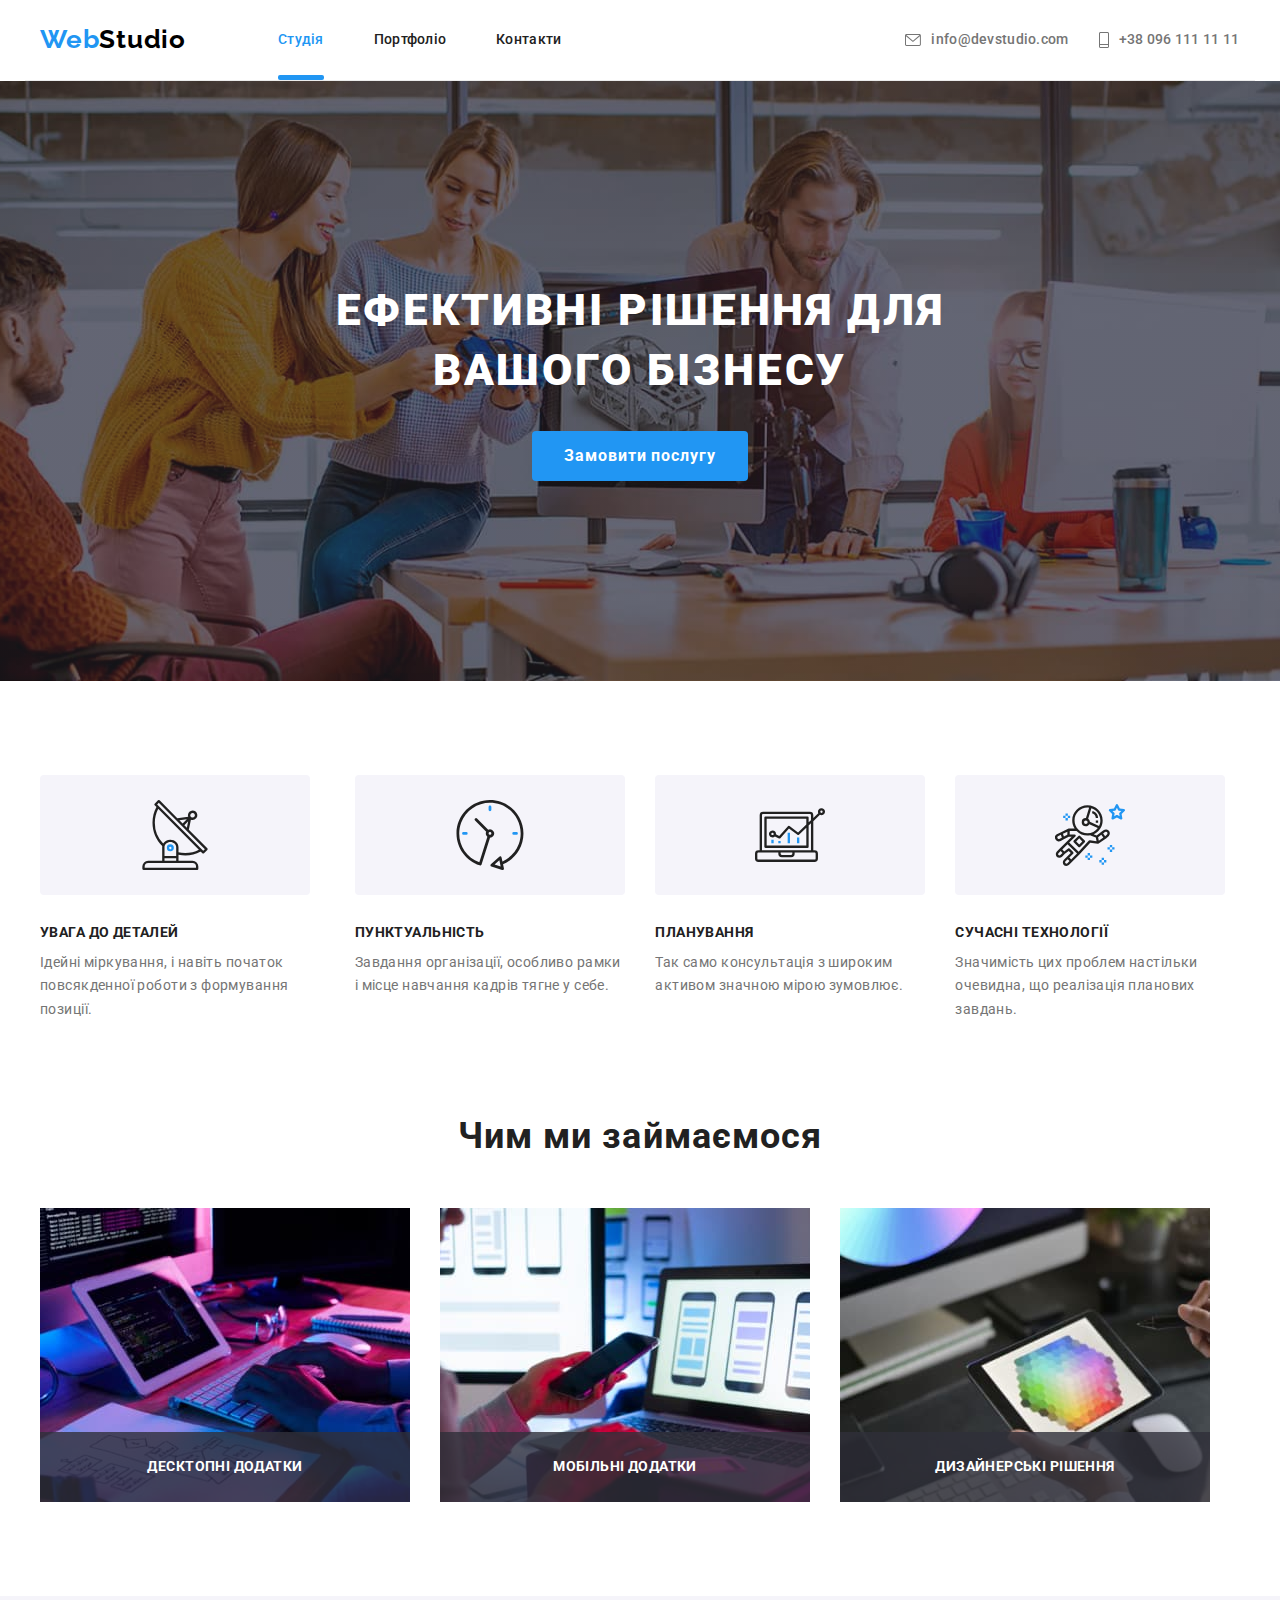
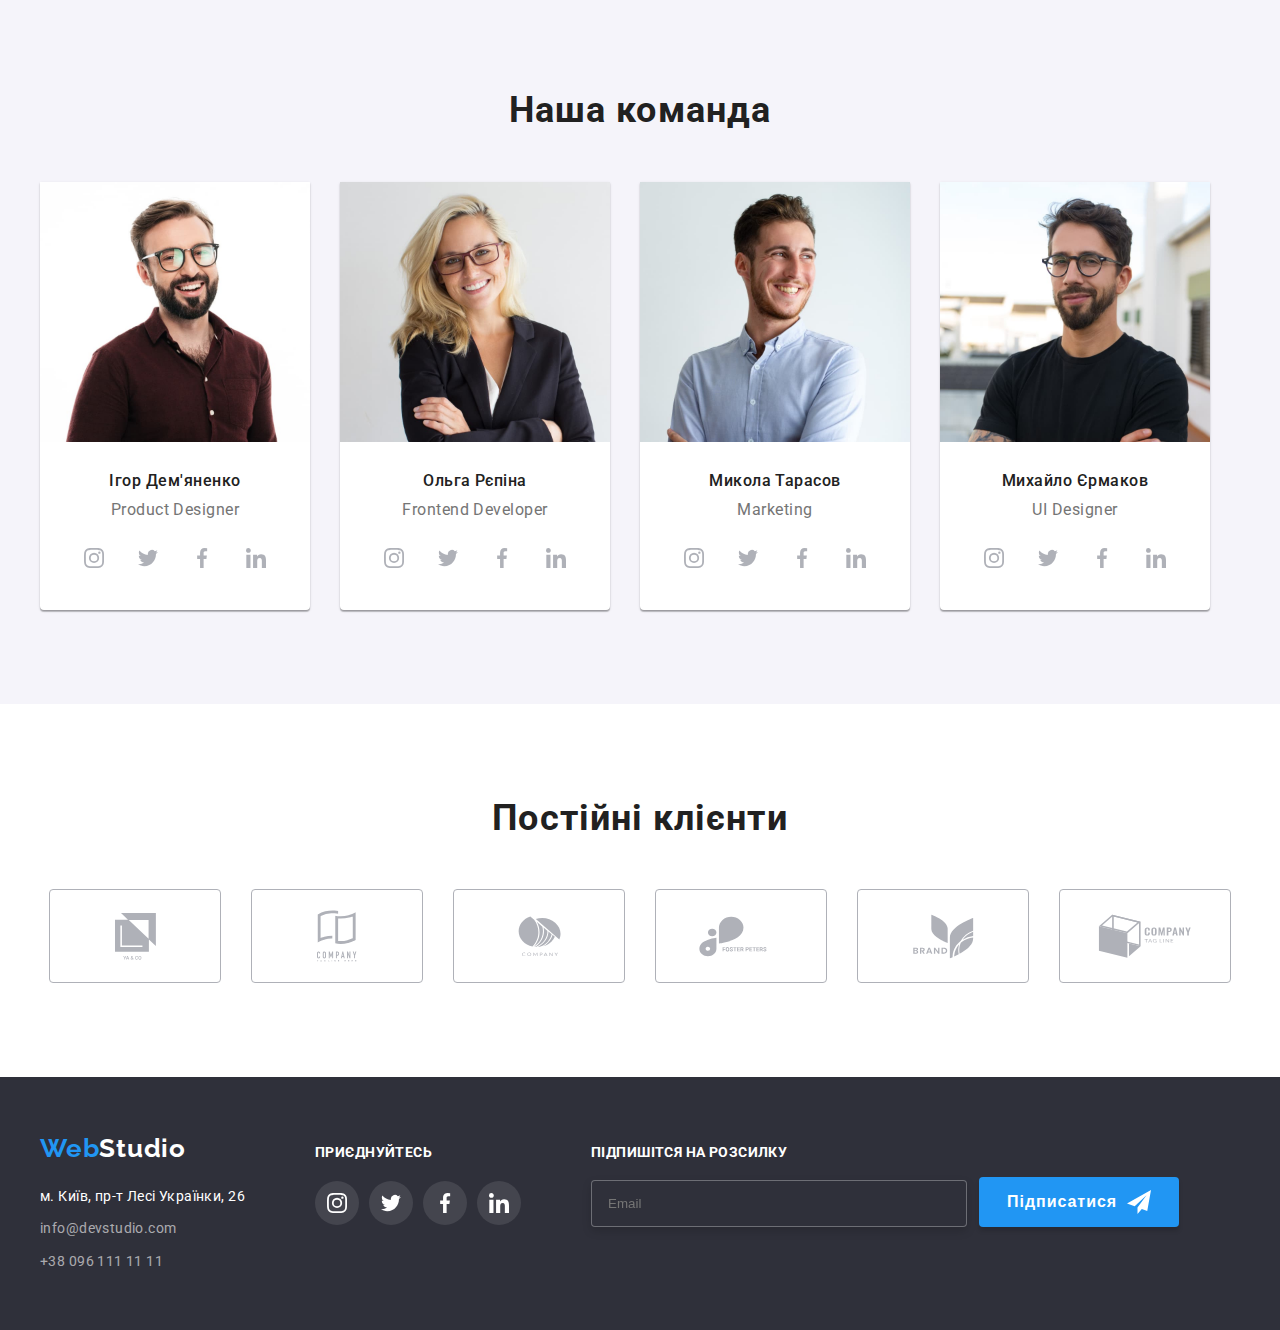
<file: index.html>
<!DOCTYPE html>
<html lang="en">

<head>
    <meta charset="UTF-8">
    <meta http-equiv="X-UA-Compatible" content="IE=edge">
    <meta name="viewport" content="width=device-width, initial-scale=1.0">
    <link rel="preconnect" href="https://fonts.googleapis.com">
    <link rel="preconnect" href="https://fonts.gstatic.com" crossorigin>
    <title>WebStudio</title>
    <link
        href="https://fonts.googleapis.com/css2?family=Raleway:wght@700&family=Roboto:wght@400;500;700;900&display=swap"
        rel="stylesheet">
    <link rel="stylesheet" href="https://cdnjs.cloudflare.com/ajax/libs/modern-normalize/1.1.0/modern-normalize.min.css"
        integrity="sha512-wpPYUAdjBVSE4KJnH1VR1HeZfpl1ub8YT/NKx4PuQ5NmX2tKuGu6U/JRp5y+Y8XG2tV+wKQpNHVUX03MfMFn9Q=="
        crossorigin="anonymous" referrerpolicy="no-referrer" />
    <link rel="stylesheet" href="css/style.css">
</head>

<body>
    <!-- modal -->
    <div class="backdrop is-hidden" data-modal>
        <div class="modal">
            <button href="#" class="modal-btn" data-modal-close>
                <svg class="modal-icon">
                    <use href="./images/icons.svg#close"></use>
                </svg>
            </button>
            <form class="modal-form">
                <p class="modal-form_title">Залиште свої дані, ми вам передзвонимо</p>
                <ul>
                    <li class="modal-item">
                        <label>
                            <span class="modal-input-name">Ім'я</span>
                            <div class="modal-input_field">
                                <input class="modal-input" type="text" name="name" placeholder=" ">
                                <svg class="modal-input_icon">
                                    <use href="./images/icons.svg#person-black"></use>
                                </svg>
                            </div>
                        </label>
                    </li>
                    <li class="modal-item">
                        <label>
                            <span class="modal-input-name">Телефон</span>
                            <div class="modal-input_field">
                                <input class="modal-input" type="tel" name="tel" placeholder=" ">
                                <svg class="modal-input_icon">
                                    <use href="./images/icons.svg#phone-black"></use>
                                </svg>
                            </div>
                        </label>
                    </li>
                    <li class="modal-item">
                        <label>
                            <span class="modal-input-name">Пошта</span>
                            <div class="modal-input_field">
                                <input class="modal-input" type="email" name="email" placeholder=" ">
                                <svg class="modal-input_icon">
                                    <use href="./images/icons.svg#email-black"></use>
                                </svg>
                            </div>
                        </label>
                    </li>
                    <li class="modal-item">
                        <label>
                            <span class="modal-input-name">Коментар</span>
                            <div class="modal-input_field">
                                <textarea class="modal-input comment-input" rows="9" type="text" name="feedback"
                                    placeholder="Введіть текст"></textarea>
                            </div>
                        </label>
                    </li>
                </ul>
                <label class="field-checkbox">
                    <div>
                        <input class="modal-checkbox" type="checkbox" name="checkbox">
                        <svg class="checkbox_icon">
                            <use href="./images/icons.svg#icon-check"></use>
                        </svg>
                    </div>
                    <span class="checkbox-text">
                        Погоджуюся з розсилкою та приймаю
                        <a href="#" class="checkbox-link">Умови договору</a>
                    </span>
                </label>

                <div class="field-submit-btn">
                    <button type="submit" class="modal-form_btn">
                        Відправити
                    </button>
                </div>


            </form>

        </div>
    </div>
    <!-- Header -->
    <header>
        <div class="container header">
            <a href="#" class="header-logo"><span>Web</span>Studio</a>

            <nav class="nav">
                <ul class="nav__list">
                    <li class="nav__item"><a href="#" class="nav__link">Студія</a></li>
                    <li class="nav__item"><a href="./portfolio.html" class="nav__link">Портфоліо</a></li>
                    <li class="nav__item"><a href="./contacts.html" class="nav__link">Контакти</a></li>
                </ul>
            </nav>

            <ul class="contakts__list">
                <li class="contakts__item">
                    <a class="contakts__link" href="mailto:info@devstudio.com">
                        <svg class="mail-icon">
                            <use href="./images/icons.svg#mail"></use>
                        </svg>
                        info@devstudio.com
                    </a>
                </li>
                <li class="contakts__item">
                    <a class="contakts__link" href="tel:+380961111111">
                        <svg class="phone-icon">
                            <use href="./images/icons.svg#phone"></use>
                        </svg>
                        +38 096 111 11 11
                    </a>
                </li>
            </ul>
        </div>
    </header>

    <!-- Main -->
    <main class="main">
        <section class="hero">
            <div class="hero-container">
                <h1 class="hero__title">Ефективні рішення для вашого бізнесу</h1>
                <button class="hero__btn" type="button" data-modal-open>Замовити послугу</button>
            </div>
        </section>
        <section class="features section">
            <div class="container">
                <!-- Особливості -->
                <!-- <h2 class="features__title">Особливості</h2> -->
                <ul class="features__list">
                    <li class="features__item ">
                        <div class="features__item-bg">
                            <svg class="features-icon">
                                <use href="./images/icons.svg#antenna"></use>
                            </svg>
                        </div>
                        <h3 class="features__item-title">УВАГА ДО ДЕТАЛЕЙ</h3>
                        <p class="features__item-text">Ідейні міркування, і навіть початок повсякденної роботи з
                            формування
                            позиції.</p>
                    </li>
                    <li class="features__item ">
                        <div class="features__item-bg">
                            <svg class="features-icon">
                                <use href="./images/icons.svg#clock"></use>
                            </svg>
                        </div>
                        <h3 class="features__item-title">ПУНКТУАЛЬНІСТЬ</h3>
                        <p class="features__item-text">Завдання організації, особливо рамки і місце навчання кадрів
                            тягне у
                            себе.</p>
                    </li>
                    <li class="features__item ">
                        <div class="features__item-bg">
                            <svg class="features-icon">
                                <use href="./images/icons.svg#diagram"></use>
                            </svg>
                        </div>

                        <h3 class="features__item-title">ПЛАНУВАННЯ</h3>
                        <p class="features__item-text">Так само консультація з широким активом значною мірою зумовлює.
                        </p>
                    </li>
                    <li class="features__item ">
                        <div class="features__item-bg">
                            <svg class="features-icon">
                                <use href="./images/icons.svg#astronaut"></use>
                            </svg>
                        </div>

                        <h3 class="features__item-title">СУЧАСНІ ТЕХНОЛОГІЇ</h3>
                        <p class="features__item-text">Значимість цих проблем настільки очевидна, що реалізація планових
                            завдань.</p>
                    </li>
                </ul>
            </div>
        </section>

        <!-- Чим ми займаємося -->
        <section class="we-working section">
            <div class="container">
                <h2 class="we-working__title">Чим ми займаємося</h2>
                <ul class="we-working__list">
                    <li class="we-working__item">
                        <div class="we-working-thumb">
                            <img class="we-working__item-img" src="images/img_1.jpg"
                                alt="Працюючий програміст, його робоче місце.">
                            <h3 class="we-working-owerlay-title">Десктопні додатки</h3>
                        </div>

                    </li>
                    <li class="we-working__item">
                        <div class="we-working-thumb">
                            <img class="we-working__item-img" src="images/img_2.jpg"
                                alt="Дизайнер розробляє інтерфейс застосунка для мобільного телефона.">
                            <h3 class="we-working-owerlay-title">Мобільні додатки</h3>
                        </div>
                    </li>
                    <li class="we-working__item">
                        <div class="we-working-thumb">
                            <img class="we-working__item-img" src="images/img_3.jpg"
                                alt="Веб-дизайнер з планшетом на якому зображено вибір кольору.">
                            <h3 class="we-working-owerlay-title">Дизайнерські рішення</h3>
                        </div>
                    </li>
                </ul>
            </div>
        </section>

        <!-- Наша команда -->
        <section class="our-team section">
            <div class="container">
                <h2 class="our-team__title">Наша команда</h2>
                <ul class="our-team__list">
                    <li class="our-team__item">
                        <img class="our-team__item-img" src="images/photo_1.jpg" alt="Фото Ігора Дем'яненко">
                        <h3 class="our-team__item-title">Ігор Дем'яненко</h3>
                        <p class="our-team__item-text">Product Designer</p>
                        <ul class="social-links__list">
                            <li class="social-links__item">
                                <a href="#" class="social-links__link">
                                    <svg class="social-icon ">
                                        <use href="./images/icons.svg#instagram"></use>
                                    </svg>
                                </a>
                            </li>
                            <li class="social-links__item">
                                <a href="#" class="social-links__link">
                                    <svg class="social-icon ">
                                        <use href="./images/icons.svg#twitter"></use>
                                    </svg>
                                </a>
                            </li>
                            <li class="social-links__item">
                                <a href="#" class="social-links__link">
                                    <svg class="social-icon ">
                                        <use href="./images/icons.svg#facebook"></use>
                                    </svg>
                                </a>
                            </li>
                            <li class="social-links__item">
                                <a href="#" class="social-links__link">
                                    <svg class="social-icon ">
                                        <use href="./images/icons.svg#linkedin"></use>
                                    </svg>
                                </a>
                            </li>
                        </ul>
                    </li>
                    <li class="our-team__item">
                        <img class="our-team__item-img" src="images/photo_2.jpg" alt="Фото Ольги Рєпіної">
                        <h3 class="our-team__item-title">Ольга Рєпіна</h3>
                        <p class="our-team__item-text">Frontend Developer</p>
                        <ul class="social-links__list">
                            <li class="social-links__item">
                                <a href="#" class="social-links__link">
                                    <svg class="social-icon ">
                                        <use href="./images/icons.svg#instagram"></use>
                                    </svg>
                                </a>
                            </li>
                            <li class="social-links__item">
                                <a href="#" class="social-links__link">
                                    <svg class="social-icon ">
                                        <use href="./images/icons.svg#twitter"></use>
                                    </svg>
                                </a>
                            </li>
                            <li class="social-links__item">
                                <a href="#" class="social-links__link">
                                    <svg class="social-icon ">
                                        <use href="./images/icons.svg#facebook"></use>
                                    </svg>
                                </a>
                            </li>
                            <li class="social-links__item">
                                <a href="#" class="social-links__link">
                                    <svg class="social-icon ">
                                        <use href="./images/icons.svg#linkedin"></use>
                                    </svg>
                                </a>
                            </li>
                        </ul>
                    </li>
                    <li class="our-team__item">
                        <img class="our-team__item-img" src="images/photo_3.jpg" alt="Фото Миколи Тарасова">
                        <h3 class="our-team__item-title">Микола Тарасов</h3>
                        <p class="our-team__item-text">Marketing</p>
                        <ul class="social-links__list">
                            <li class="social-links__item">
                                <a href="#" class="social-links__link">
                                    <svg class="social-icon ">
                                        <use href="./images/icons.svg#instagram"></use>
                                    </svg>
                                </a>
                            </li>
                            <li class="social-links__item">
                                <a href="#" class="social-links__link">
                                    <svg class="social-icon ">
                                        <use href="./images/icons.svg#twitter"></use>
                                    </svg>
                                </a>
                            </li>
                            <li class="social-links__item">
                                <a href="#" class="social-links__link">
                                    <svg class="social-icon ">
                                        <use href="./images/icons.svg#facebook"></use>
                                    </svg>
                                </a>
                            </li>
                            <li class="social-links__item">
                                <a href="#" class="social-links__link">
                                    <svg class="social-icon ">
                                        <use href="./images/icons.svg#linkedin"></use>
                                    </svg>
                                </a>
                            </li>
                        </ul>
                    </li>
                    <li class="our-team__item">
                        <img class="our-team__item-img" src="images/photo_4.jpg" alt="Фото Михайла Єрмакова">
                        <h3 class="our-team__item-title">Михайло Єрмаков</h3>
                        <p class="our-team__item-text">UI Designer</p>
                        <ul class="social-links__list">
                            <li class="social-links__item">
                                <a href="#" class="social-links__link">
                                    <svg class="social-icon ">
                                        <use href="./images/icons.svg#instagram"></use>
                                    </svg>
                                </a>
                            </li>
                            <li class="social-links__item">
                                <a href="#" class="social-links__link">
                                    <svg class="social-icon ">
                                        <use href="./images/icons.svg#twitter"></use>
                                    </svg>
                                </a>
                            </li>
                            <li class="social-links__item">
                                <a href="#" class="social-links__link">
                                    <svg class="social-icon ">
                                        <use href="./images/icons.svg#facebook"></use>
                                    </svg>
                                </a>
                            </li>
                            <li class="social-links__item">
                                <a href="#" class="social-links__link">
                                    <svg class="social-icon ">
                                        <use href="./images/icons.svg#linkedin"></use>
                                    </svg>
                                </a>
                            </li>
                        </ul>
                    </li>
                </ul>
            </div>
        </section>
        <!-- Постійні клієнти -->
        <section class="clients section">
            <div class="container">
                <h2 class="clients__title">Постійні клієнти</h2>
                <ul class="clients-list">
                    <li class="clients-item">
                        <a class="clients-link">
                            <svg class="clients-icon " width="41" height="47">
                                <use href="./images/icons.svg#company_1"></use>
                            </svg>
                        </a>
                    </li>
                    <li class="clients-item">
                        <a class="clients-link">
                            <svg class="clients-icon " width="40" height="52">
                                <use href="./images/icons.svg#company_2"></use>
                            </svg>
                        </a>
                    </li>
                    <li class="clients-item">
                        <a class="clients-link">
                            <svg class="clients-icon " width="43" height="42">
                                <use href="./images/icons.svg#company_3"></use>
                            </svg>
                        </a>
                    </li>
                    <li class="clients-item">
                        <a class="clients-link">
                            <svg class="clients-icon" width="84" height="41">
                                <use href="./images/icons.svg#company_4"></use>
                            </svg>
                        </a>
                    </li>
                    <li class="clients-item">
                        <a class="clients-link">
                            <svg class="clients-icon" width="63" height="45">
                                <use href="./images/icons.svg#company_5"></use>
                            </svg>
                        </a>
                    </li>
                    <li class="clients-item">
                        <a class="clients-link">
                            <svg class="clients-icon" width="94" height="44">
                                <use href="./images/icons.svg#company_6"></use>
                            </svg>
                        </a>
                    </li>
                </ul>

            </div>
        </section>
    </main>

    <!-- Footer -->
    <footer class="footer">
        <div class="container">
            <div class="footer-wrapper">
                <div class="footer-contacts">
                    <a href="#" class="footer-logo"><span>Web</span>Studio</a>

                    <ul class="footer-contacts-list">
                        <li class="footer-contacts-list__item ">
                            <a class="footer-contacts-list__link address" href="#" target="_blank"
                                rel="noopener noreferrer">м.
                                Київ, пр-т Лесі Українки,
                                26</a>
                        </li>
                        <li class="footer-contacts-list__item"><a class="footer-contacts-list__link"
                                href="mailto:info@devstudio.com">info@devstudio.com</a></li>
                        <li class="footer-contacts-list__item"><a class="footer-contacts-list__link"
                                href="tel:+380961111111">+38
                                096 111 11 11</a></li>
                    </ul>
                </div>

                <div class="footer-social-links">
                    <h2 class="footer-social-links__title">Приєднуйтесь</h2>
                    <ul class="social-links__list">
                        <li class="social-links__item">
                            <a href="#" class="footer-social-links__link">
                                <svg class="footer-social-icon">
                                    <use href="./images/icons.svg#instagram"></use>
                                </svg>
                            </a>
                        </li>
                        <li class="social-links__item">
                            <a href="#" class="footer-social-links__link">
                                <svg class="footer-social-icon">
                                    <use href="./images/icons.svg#twitter"></use>
                                </svg>
                            </a>
                        </li>
                        <li class="social-links__item">
                            <a href="#" class="footer-social-links__link">
                                <svg class="footer-social-icon">
                                    <use href="./images/icons.svg#facebook"></use>
                                </svg>
                            </a>
                        </li>
                        <li class="social-links__item">
                            <a href="#" class="footer-social-links__link">
                                <svg class="footer-social-icon">
                                    <use href="./images/icons.svg#linkedin"></use>
                                </svg>
                            </a>
                        </li>
                    </ul>
                </div>
                <form class="footer-form">
                    <label class="footer-label">
                        <span class="foter-label-title">
                            Підпишітся на розсилку
                        </span>
                        <input class="footer-input" type="email" name="footer-email" placeholder="Email">
                    </label>

                    <div class="foter-btn-field">
                        <button type="submit" class="footer-btn">
                            Підписатися
                            <svg class="footer-btn-icon">
                                <use href="./images/icons.svg#icon-send"></use>
                            </svg>
                        </button>
                    </div>
                </form>
            </div>
    </footer>


    <script src="./js/modal.js"></script>
</body>

</html>
</file>
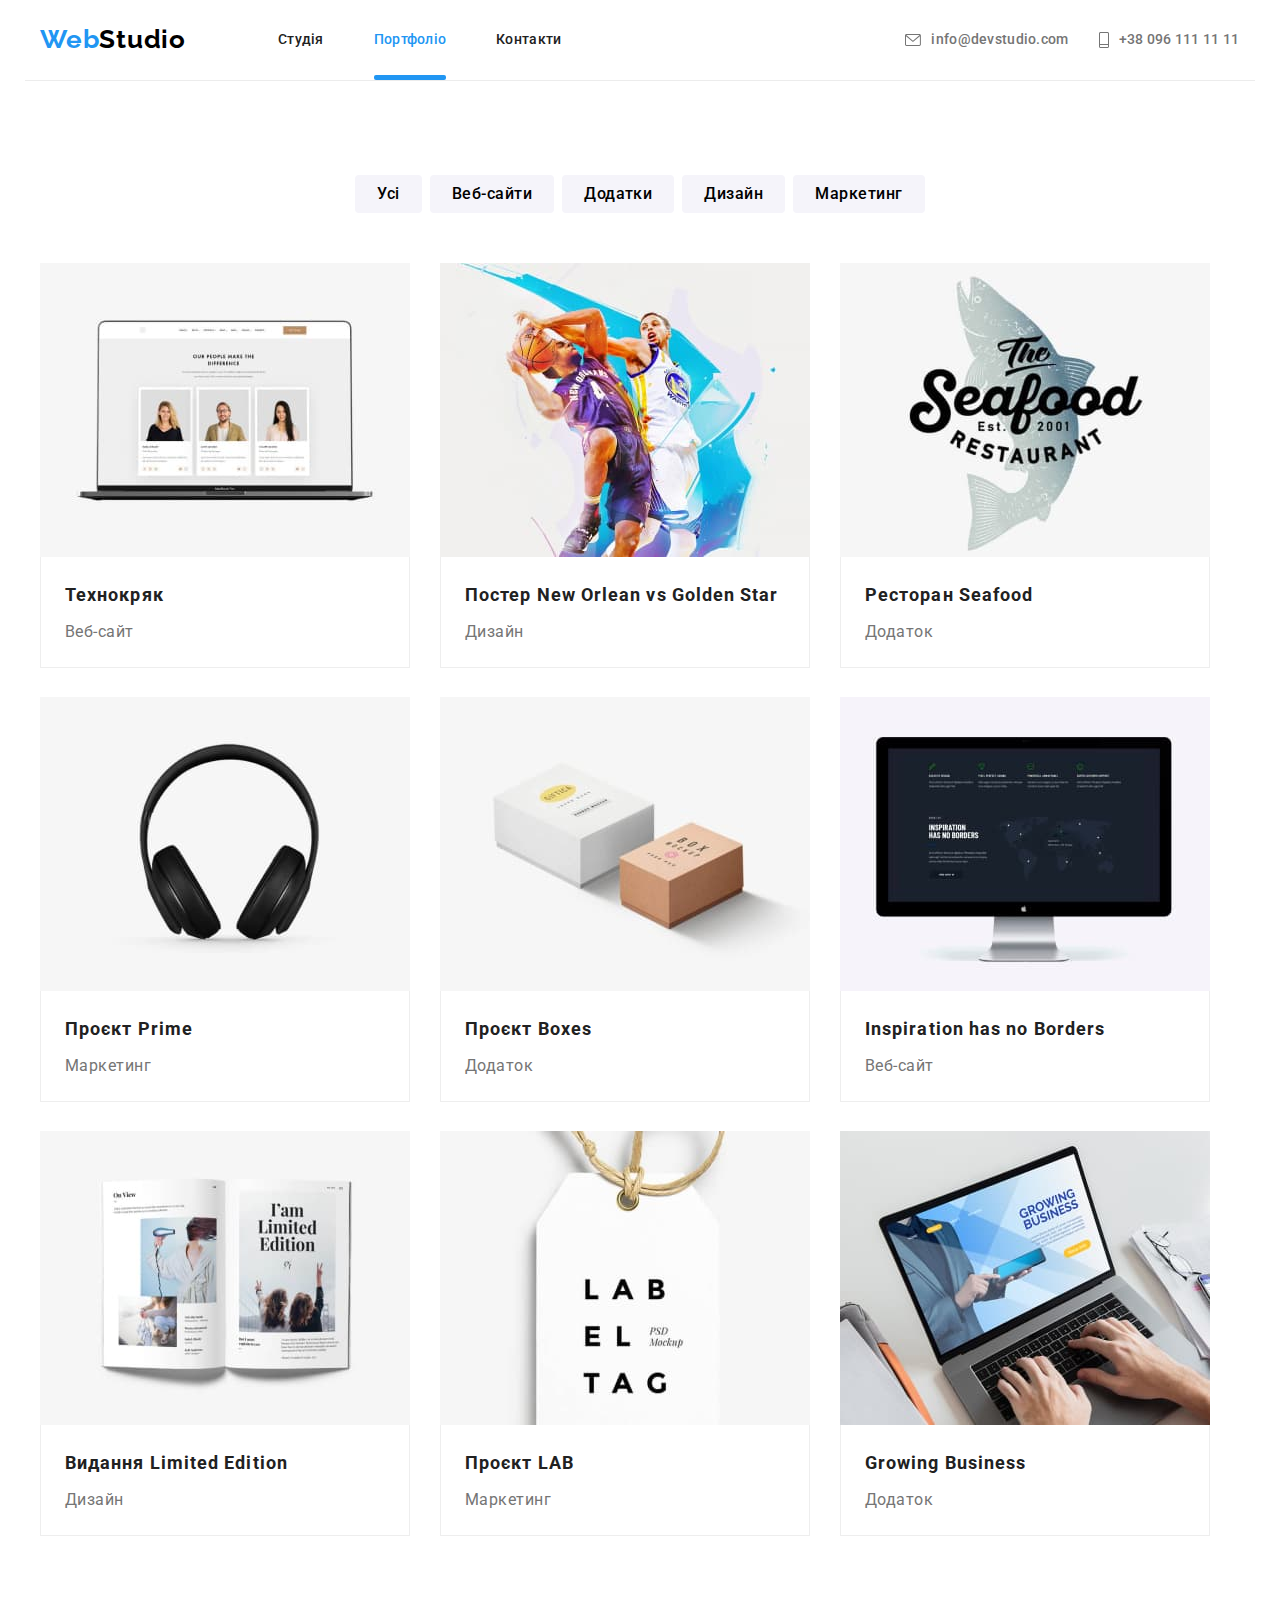
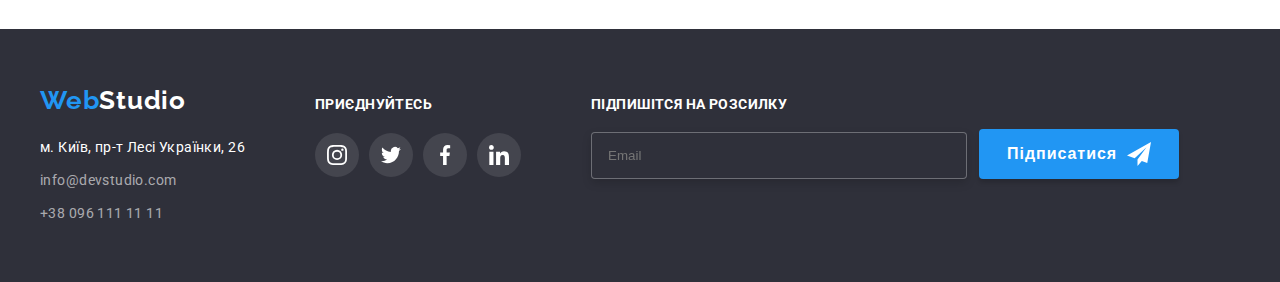
<file: portfolio.html>
<!DOCTYPE html>
<html lang="en">

<head>
    <meta charset="UTF-8">
    <meta http-equiv="X-UA-Compatible" content="IE=edge">
    <meta name="viewport" content="width=device-width, initial-scale=1.0">
    <link rel="preconnect" href="https://fonts.googleapis.com">
    <link rel="preconnect" href="https://fonts.gstatic.com" crossorigin>
    <title>Portfolio</title>
    <link
        href="https://fonts.googleapis.com/css2?family=Raleway:wght@700&family=Roboto:wght@400;500;700;900&display=swap"
        rel="stylesheet">
    <link rel="stylesheet" href="https://cdnjs.cloudflare.com/ajax/libs/modern-normalize/1.1.0/modern-normalize.min.css"
        integrity="sha512-wpPYUAdjBVSE4KJnH1VR1HeZfpl1ub8YT/NKx4PuQ5NmX2tKuGu6U/JRp5y+Y8XG2tV+wKQpNHVUX03MfMFn9Q=="
        crossorigin="anonymous" referrerpolicy="no-referrer" />
    <link rel="stylesheet" href="css/style.css">
</head>

<body>
    <!-- Header -->
    <header>
        <div class="container header">
            <a href="./index.html" class="header-logo"><span>Web</span>Studio</a>

            <nav class="nav">
                <ul class="nav__list">
                    <li class="nav__item"><a href="./index.html" class="nav__link">Студія</a></li>
                    <li class="nav__item"><a href="#" class="nav__link">Портфоліо</a></li>
                    <li class="nav__item"><a href="./contacts.html" class="nav__link">Контакти</a></li>
                </ul>
            </nav>

            <ul class="contakts__list">
                <li class="contakts__item">
                    <a class="contakts__link" href="mailto:info@devstudio.com">
                        <svg class="mail-icon">
                            <use href="./images/icons.svg#mail"></use>
                        </svg>
                        info@devstudio.com
                    </a>
                </li>
                <li class="contakts__item">
                    <a class="contakts__link" href="tel:+380961111111">
                        <svg class="phone-icon">
                            <use href="./images/icons.svg#phone"></use>
                        </svg>
                        +38 096 111 11 11
                    </a>
                </li>
            </ul>
        </div>
    </header>

    <!-- Main -->
    <main>
        <section class="filter section">
            <div class="container">
                <!-- <h1>Фільтр</h1> -->
                <ul class="filter-buttons__list">
                    <li class="filter-buttons__item"><button class="filter-btn active-filter" type="button">Усі</button>
                    </li>
                    <li class="filter-buttons__item"><button class="filter-btn" type="button">Веб-сайти</button></li>
                    <li class="filter-buttons__item"><button class="filter-btn" type="button">Додатки</button></li>
                    <li class="filter-buttons__item"><button class="filter-btn" type="button">Дизайн</button></li>
                    <li class="filter-buttons__item"><button class="filter-btn" type="button">Маркетинг</button></li>
                </ul>
                <ul class="filter-list">
                    <li class="filter-list__item">
                        <a href="#" class="filter-link">
                            <div class="filter-link-thumb">
                                <img class="filter-list__item-img" src="images/portfolio-img-1.jpg"
                                    alt="Веб-сайт Технокряк">
                                <p class="thumb-text">Ресурс пропонує комплексні пропозиції з різним рівнем функціоналу
                                    та сервісів. Все це дозволить відвідувачу отримати
                                    вичерпні відомості про компанію чи приватну особу.</p>
                            </div>
                            <div class="filter-list__item-border">
                                <h2 class="filter-list__item-title">Технокряк</h2>
                                <p class="filter-list__item-text">Веб-сайт
                            </div>
                        </a>
                    </li>
                    <li class="filter-list__item">
                        <a href="#" class="filter-link">
                            <div class="filter-link-thumb">
                                <img class="filter-list__item-img" src="images/portfolio-img-2.jpg"
                                    alt="Постер New Orlean vs Golden Star">
                                <p class="thumb-text">Ресурс пропонує комплексні пропозиції з різним рівнем функціоналу
                                    та сервісів. Все це дозволить відвідувачу отримати
                                    вичерпні відомості про компанію чи приватну особу.</p>
                            </div>
                            <div class="filter-list__item-border">
                                <h2 class="filter-list__item-title">Постер New Orlean vs Golden Star</h2>
                                <p class="filter-list__item-text">Дизайн</p>
                            </div>
                        </a>
                    </li>
                    <li class="filter-list__item">
                        <a href="#" class="filter-link">
                            <div class="filter-link-thumb">
                                <img class="filter-list__item-img" src="images/portfolio-img-3.jpg"
                                    alt="Ресторан Seafood">
                                <p class="thumb-text">Ресурс пропонує комплексні пропозиції з різним рівнем
                                    функціоналу
                                    та сервісів. Все це дозволить відвідувачу отримати
                                    вичерпні відомості про компанію чи приватну особу.</p>
                            </div>
                            <div class="filter-list__item-border">
                                <h2 class="filter-list__item-title">Ресторан Seafood</h2>
                                <p class="filter-list__item-text">Додаток</p>
                            </div>
                        </a>
                    </li>
                    <li class="filter-list__item">
                        <a href="#" class="filter-link">
                            <div class="filter-link-thumb">
                                <img class="filter-list__item-img" src="images/portfolio-img-4.jpg" alt="Проєкт Prime">
                                <p class="thumb-text">Ресурс пропонує комплексні пропозиції з різним рівнем
                                    функціоналу
                                    та сервісів. Все це дозволить відвідувачу отримати
                                    вичерпні відомості про компанію чи приватну особу.</p>
                            </div>
                            <div class="filter-list__item-border">
                                <h2 class="filter-list__item-title">Проєкт Prime</h2>
                                <p class="filter-list__item-text">Маркетинг</p>
                            </div>
                        </a>
                    </li>
                    <li class="filter-list__item">
                        <a href="#" class="filter-link">
                            <div class="filter-link-thumb">
                                <img class="filter-list__item-img" src="images/portfolio-img-5.jpg" alt="Проєкт Boxes">
                                <p class="thumb-text">Ресурс пропонує комплексні пропозиції з різним рівнем
                                    функціоналу
                                    та сервісів. Все це дозволить відвідувачу отримати
                                    вичерпні відомості про компанію чи приватну особу.</p>
                            </div>
                            <div class="filter-list__item-border">
                                <h2 class="filter-list__item-title">Проєкт Boxes</h2>
                                <p class="filter-list__item-text">Додаток</p>
                            </div>
                        </a>
                    </li>
                    <li class="filter-list__item">
                        <a href="#" class="filter-link">
                            <div class="filter-link-thumb">
                                <img class="filter-list__item-img" src="images/portfolio-img-6.jpg"
                                    alt="Веб-сайт Inspiration has no Borders">
                                <p class="thumb-text">Ресурс пропонує комплексні пропозиції з різним рівнем функціоналу
                                    та сервісів. Все це дозволить відвідувачу отримати
                                    вичерпні відомості про компанію чи приватну особу.</p>
                            </div>
                            <div class="filter-list__item-border">
                                <h2 class="filter-list__item-title">Inspiration has no Borders</h2>
                                <p class="filter-list__item-text">Веб-сайт</p>
                            </div>
                        </a>
                    </li>
                    <li class="filter-list__item">
                        <a href="#" class="filter-link">
                            <div class="filter-link-thumb">
                                <img class="filter-list__item-img" src="images/portfolio-img-7.jpg"
                                    alt="Видання Limited Edition">
                                <p class="thumb-text">Ресурс пропонує комплексні пропозиції з різним рівнем функціоналу
                                    та сервісів. Все це дозволить відвідувачу отримати
                                    вичерпні відомості про компанію чи приватну особу.</p>
                            </div>
                            <div class="filter-list__item-border">
                                <h2 class="filter-list__item-title">Видання Limited Edition</h2>
                                <p class="filter-list__item-text">Дизайн</p>
                            </div>
                        </a>
                    </li>
                    <li class="filter-list__item">
                        <a href="#" class="filter-link">
                            <div class="filter-link-thumb">
                                <img class="filter-list__item-img" src="images/portfolio-img-8.jpg" alt="Проєкт LAB">
                                <p class="thumb-text">Ресурс пропонує комплексні пропозиції з різним рівнем функціоналу
                                    та сервісів. Все це дозволить відвідувачу отримати
                                    вичерпні відомості про компанію чи приватну особу.</p>
                            </div>
                            <div class="filter-list__item-border">
                                <h2 class="filter-list__item-title">Проєкт LAB</h2>
                                <p class="filter-list__item-text">Маркетинг</p>
                            </div>
                        </a>
                    </li>
                    <li class="filter-list__item">
                        <a href="#" class="filter-link">
                            <div class="filter-link-thumb">
                                <img class="filter-list__item-img" src="images/portfolio-img-9.jpg"
                                    alt="Додаток Growing Business">
                                <p class="thumb-text">Ресурс пропонує комплексні пропозиції з різним рівнем функціоналу
                                    та сервісів. Все це дозволить відвідувачу отримати
                                    вичерпні відомості про компанію чи приватну особу.</p>
                            </div>
                            <div class="filter-list__item-border">
                                <h2 class="filter-list__item-title">Growing Business</h2>
                                <p class="filter-list__item-text">Додаток</p>
                            </div>
                        </a>
                    </li>
                </ul>
            </div>
        </section>
    </main>

    <!-- Footer -->
    <footer class="footer">
        <div class="container">
            <div class="footer-wrapper">
                <div class="footer-contacts">
                    <a href="#" class="footer-logo"><span>Web</span>Studio</a>

                    <ul class="footer-contacts-list">
                        <li class="footer-contacts-list__item ">
                            <a class="footer-contacts-list__link address" href="#" target="_blank"
                                rel="noopener noreferrer">м.
                                Київ, пр-т Лесі Українки,
                                26</a>
                        </li>
                        <li class="footer-contacts-list__item"><a class="footer-contacts-list__link"
                                href="mailto:info@devstudio.com">info@devstudio.com</a></li>
                        <li class="footer-contacts-list__item"><a class="footer-contacts-list__link"
                                href="tel:+380961111111">+38
                                096 111 11 11</a></li>
                    </ul>
                </div>

                <div class="footer-social-links">
                    <h2 class="footer-social-links__title">Приєднуйтесь</h2>
                    <ul class="social-links__list">
                        <li class="social-links__item">
                            <a href="#" class="footer-social-links__link">
                                <svg class="footer-social-icon ">
                                    <use href="./images/icons.svg#instagram"></use>
                                </svg>
                            </a>
                        </li>
                        <li class="social-links__item">
                            <a href="#" class="footer-social-links__link">
                                <svg class="footer-social-icon ">
                                    <use href="./images/icons.svg#twitter"></use>
                                </svg>
                            </a>
                        </li>
                        <li class="social-links__item">
                            <a href="#" class="footer-social-links__link">
                                <svg class="footer-social-icon ">
                                    <use href="./images/icons.svg#facebook"></use>
                                </svg>
                            </a>
                        </li>
                        <li class="social-links__item">
                            <a href="#" class="footer-social-links__link">
                                <svg class="footer-social-icon">
                                    <use href="./images/icons.svg#linkedin"></use>
                                </svg>
                            </a>
                        </li>
                    </ul>
                </div>
                <form class="footer-form">
                    <label class="footer-label">
                        <span class="foter-label-title">
                            Підпишітся на розсилку
                        </span>
                        <input class="footer-input" type="email" name="footer-email" placeholder="Email">
                    </label>

                    <div class="foter-btn-field">
                        <button type="submit" class="footer-btn">
                            Підписатися
                            <svg class="footer-btn-icon">
                                <use href="./images/icons.svg#icon-send"></use>
                            </svg>
                        </button>
                    </div>
                </form>
            </div>
        </div>
        </div>
    </footer>
</body>

</html>
</file>
<file: css/style.css>
html {
  box-sizing: border-box;
}
*,
*::before,
*::after {
  box-sizing: inherit;
}
a {
  text-decoration: none;
}
ul,
li {
  list-style: none;
  margin: 0;
  padding: 0;
}
h1,
h2,
h3,
h4,
h5,
h6,
p {
  margin: 0;
}
img {
  vertical-align: top;
}

:root {
  --primary-text-color: #212121;
  --secondary-text-color: #757575;
  --primary-white-color: #ffffff;
  --secondary-white-color: #f5f5f5;
  --button-hover-color: #2196f3;
  --dark-bg-color: #2f303a;
  --gray-bg-color: #f5f4fa;
  --gray-border-color: #ececec;
  --timing-function: cubic-bezier(0.4, 0, 0.2, 1);
}
html,
body {
  margin: 0;
  box-sizing: inherit;
  height: 100%;
  font-family: Roboto, Raleway, sans-serif;
  font-size: 16px;
  color: var(--primary-text-color);
  background-color: var(--primary-white-color);
}

.container {
  width: 1200px;
  margin-left: auto;
  margin-right: auto;
  padding-left: 15px;
  padding-right: 15px;
}
.section {
  padding-top: 94px;
  padding-bottom: 94px;
}

/* Modal */
.backdrop {
  position: fixed;

  top: 0;
  left: 0;
  right: 0;
  bottom: 0;

  z-index: 100;

  /* height: 100%;
  width: 100%; */

  background-color: rgba(0, 0, 0, 0.2);

  transition: opacity 250ms var(--timing-function),
    visibility 250ms var(--timing-function);
}
.backdrop.is-hidden {
  visibility: hidden;
  opacity: 0;
  pointer-events: none;
}

/* modal */
.modal {
  position: absolute;
  top: 50%;
  left: 50%;

  display: flex;
  padding: 40px;

  transform: translate(-50%, -50%);
  transition: translate 250ms var(--timing-function);

  background: var(--primary-white-color);
  box-shadow: 0px 1px 3px rgba(0, 0, 0, 0.12), 0px 1px 1px rgba(0, 0, 0, 0.14),
    0px 2px 1px rgba(0, 0, 0, 0.2);
  border-radius: 4px;
}
.modal-btn {
  height: 30px;
  width: 30px;

  display: flex;
  justify-content: center;
  align-items: center;
  position: absolute;
  top: 8px;
  right: 8px;

  padding: 0;

  border: 1px solid rgba(0, 0, 0, 0.1);
  border-radius: 50%;
  background-color: var(--primary-white-color);
  cursor: pointer;
}
.modal-icon {
  height: 11px;
  width: 11px;
  transition: fill 250ms var(--timing-function);
}
.modal-btn:hover .modal-icon,
.modal-btn:active .modal-icon {
  fill: var(--button-hover-color);
}

/* Modal form */
.modal-form {
  display: flex;
  flex-direction: column;
}
.modal-item:not(:last-child) {
  margin-bottom: 10px;
}
.modal-item:last-child {
  margin-bottom: 20px;
}
.modal-form_title {
  margin-bottom: 12px;

  font-weight: 700;
  font-size: 20px;
  line-height: calc(23 / 20);
  text-align: center;
  letter-spacing: 0.03em;

  color: var(--primary-text-color);
}
.modal-input-name {
  margin-bottom: 4px;
  display: inline-block;

  font-weight: 400;
  font-size: 12px;
  line-height: calc(14 / 12);
  letter-spacing: 0.01em;

  color: var(--secondary-text-color);
}
.modal-input_field {
  position: relative;
}
.modal-input {
  width: 408px;
  height: 40px;
  padding-left: 42px;
  border: 1px solid rgba(33, 33, 33, 0.2);
  border-radius: 4px;

  transition: border 250ms var(--timing-function);
}
.comment-input {
  width: 420px;
  height: 120px;
  resize: none;
  padding: 12px 16px;
}
.modal-input_icon {
  width: 18px;
  height: 18px;
  position: absolute;
  left: 12px;
  top: 11px;

  fill: var(--primary-text-color);

  transition: fill 250ms var(--timing-function);
}
.modal-input:focus,
.modal-input:hover,
.modal-input:not(:placeholder-shown) {
  outline: none;
  border-color: var(--button-hover-color);
}
.modal-input:focus + .modal-input_icon,
.modal-input:hover + .modal-input_icon,
.modal-input:not(:placeholder-shown) + .modal-input_icon {
  fill: var(--button-hover-color);
}

.field-checkbox {
  display: flex;
  justify-content: center;
  align-items: center;

  margin-bottom: 30px;
}
.modal-checkbox {
  /* -webkit-appearance: none;
  -moz-appearance: none;
  appearance: none;
  position: absolute; */

  position: absolute;
  width: 1px;
  height: 1px;
  margin: -1px;
  border: 0;
  padding: 0;
  clip: rect(0 0 0 0);
  overflow: hidden;
}
.checkbox_icon {
  display: inline-block;
  width: 12px;
  height: 11px;
  margin-right: 8px;

  fill: black;

  border: 2px solid var(--primary-text-color);
  border-radius: 2px;

  cursor: pointer;

  transition: fill 250ms var(--timing-function),
    background-color 250ms var(--timing-function),
    border 250ms var(--timing-function);
}
.modal-checkbox:checked + .checkbox_icon {
  width: 16px;
  height: 15px;

  fill: var(--primary-white-color);
  background-color: var(--button-hover-color);
  border: none;
}
.checkbox-text {
  font-weight: 400;
  font-size: 14px;
  line-height: calc(24 / 14);
  letter-spacing: 0.03em;

  color: var(--secondary-text-color);
}
.checkbox-link {
  font-weight: 400;
  font-size: 14px;
  line-height: calc(24 / 14);
  letter-spacing: 0.03em;

  color: var(--button-hover-color);

  text-decoration: underline;
}
.field-submit-btn {
  display: flex;
  justify-content: center;
}
.modal-form_btn {
  width: 200px;
  height: 50px;

  font-weight: 700;
  font-size: 16px;
  line-height: calc(30 / 17);
  letter-spacing: 0.06em;

  border: none;
  border-radius: 4px;

  color: var(--primary-white-color);
  background-color: var(--button-hover-color);

  transition: background-color 250ms var(--timing-function),
    box-shadow 250ms var(--timing-function);
}
.modal-form_btn:focus,
.modal-form_btn:hover {
  cursor: pointer;
  background-color: #188ce8;
  box-shadow: 0px 4px 4px rgba(0, 0, 0, 0.15);
}
/* Header */
.header {
  display: flex;
  align-items: center;
  border-bottom: 1px solid var(--gray-border-color);
}
.header-logo {
  width: 145px;
  margin-right: 93px;

  font-family: Raleway;
  font-weight: 700;
  font-size: 26px;
  line-height: 1.2;
  letter-spacing: 0.03em;
  color: black;
}
.header-logo span {
  color: var(--button-hover-color);
}
.nav {
  margin-right: 344px;
}
.nav__list {
  display: flex;
}
.nav__item:not(:last-child) {
  margin-right: 50px;
}

.nav__link {
  display: block;
  padding: 32px 0;
  position: relative;

  font-weight: 500;
  font-size: 14px;
  line-height: 1.14;
  letter-spacing: 0.02em;
  color: var(--primary-text-color);
  transition: color 250ms var(--timing-function);
}
.nav__link[href="#"] {
  color: var(--button-hover-color);
}
.nav__link[href="#"]::after {
  content: "";
  position: absolute;

  display: block;
  width: 100%;
  height: 5px;
  bottom: 0;

  border-radius: 2px;
  background-color: var(--button-hover-color);
}
.contakts__list {
  display: flex;
  gap: 30px;
}
.contakts__link {
  display: flex;
  align-items: center;
  gap: 10px;
  padding: 32px 0;
  font-weight: 500;
  font-size: 14px;
  line-height: 1.14;
  letter-spacing: 0.02em;
  color: var(--secondary-text-color);
  fill: var(--secondary-text-color);

  transition: color 250ms var(--timing-function),
    fill 250ms var(--timing-function);
}
.mail-icon {
  width: 16px;
  height: 12px;
}
.phone-icon {
  width: 10px;
  height: 16px;
  /* fill: var(--secondary-text-color); */
}

.nav__link:hover,
.nav__link:focus,
.contakts__link:hover,
.contakts__link:focus {
  color: var(--button-hover-color);
  fill: var(--button-hover-color);
}

/* Main */

/* Hero */
.hero {
  display: flex;
  align-items: center;
  justify-content: center;
  background-image: linear-gradient(
      to right,
      rgba(47, 48, 58, 0.4),
      rgba(47, 48, 58, 0.4)
    ),
    url("../images/hero-img.jpg");
  background-repeat: no-repeat;
  background-position: center;
  background-color: #c4c4c4;
}
.hero-container {
  display: flex;
  flex-direction: column;
  align-items: center;
  padding-top: 200px;
  padding-bottom: 200px;
}

.hero__title {
  width: 696px;
  margin-bottom: 30px;
  font-weight: 900;
  font-size: 44px;
  line-height: 1.36;
  text-align: center;
  letter-spacing: 0.06em;
  text-transform: uppercase;
  color: var(--primary-white-color);
}
.hero__btn {
  padding: 10px 32px;

  font-family: "Roboto";
  font-weight: 700;
  font-size: 16px;
  line-height: 1.87;
  letter-spacing: 0.06em;

  color: var(--primary-white-color);
  background-color: var(--button-hover-color);

  border: none;
  border-radius: 4px;

  transition: background-color 250ms var(--timing-function),
    box-shadow 250ms var(--timing-function);
}
.hero__btn:hover,
.hero__btn:active {
  cursor: pointer;
  background-color: #188ce8;
  box-shadow: 0px 4px 4px rgba(0, 0, 0, 0.15);
}

/* Особливості */
.features {
  padding-bottom: 0;
}
.features__list {
  display: flex;
  justify-content: center;
  gap: 30px;
}
.features__item-bg {
  width: 270px;
  height: 120px;
  display: flex;
  align-items: center;
  justify-content: center;
  margin-bottom: 30px;
  gap: 30px;
  background-color: var(--gray-bg-color);
  border-radius: 4px;
}
.features-icon {
  width: 70px;
  height: 70px;
}
.features__item-title {
  margin-bottom: 10px;
  font-weight: 700;
  font-size: 14px;
  line-height: 1.14;
  letter-spacing: 0.03em;
  text-transform: uppercase;
}
.features__item-text {
  font-size: 14px;
  line-height: 1.71;
  letter-spacing: 0.03em;
  color: var(--secondary-text-color);
}

/* Чим ми займаємося */

.we-working__title {
  margin-bottom: 50px;
  font-weight: 700;
  font-size: 36px;
  line-height: 1.16;
  text-align: center;
  letter-spacing: 0.03em;
}
.we-working__list {
  display: flex;
}

.we-working__item:not(:last-child) {
  margin-right: 30px;
}
.we-working__item-img {
  width: 370px;
}
.we-working-thumb {
  position: relative;
}

.we-working-thumb::before {
  display: inline-block;
  content: "";

  position: absolute;
  bottom: 0;
  left: 0;
  width: 100%;
  height: 70px;
  background-color: rgba(47, 48, 58, 0.8);
}

.we-working-owerlay-title {
  position: absolute;
  bottom: 27px;
  left: 50%;
  transform: translate(-50%, 0);

  font-weight: 700;
  font-size: 14px;
  line-height: 1.14;
  text-align: center;
  letter-spacing: 0.03em;
  text-transform: uppercase;
  color: var(--primary-white-color);
}

/*  Наша команда  */
.our-team {
  background-color: var(--gray-bg-color);
}
.our-team__title {
  margin-bottom: 50px;
  font-weight: 700;
  font-size: 36px;
  line-height: 1.16;
  text-align: center;
  letter-spacing: 0.03em;
}
.our-team__list {
  display: flex;
}
.our-team__item {
  width: 270px;
  padding-bottom: 30px;

  line-height: 1.18;
  text-align: center;
  letter-spacing: 0.03em;

  background-color: var(--primary-white-color);
  box-shadow: 0px 1px 3px rgba(0, 0, 0, 0.12), 0px 1px 1px rgba(0, 0, 0, 0.14),
    0px 2px 1px rgba(0, 0, 0, 0.2);
  border-radius: 0px 0px 4px 4px;
}
.our-team__item:not(:last-child) {
  margin-right: 30px;
}
.our-team__item-img {
  display: block;
  width: 270px;
}
.our-team__item-title {
  margin-top: 30px;
  font-family: "Roboto";
  font-size: 16px;
  font-weight: 500;
  line-height: 1.18;
  text-align: center;
  letter-spacing: 0.03em;
}
.our-team__item-text {
  font-family: "Roboto";
  font-weight: 400;
  font-size: 16px;
  line-height: 1.18;
  text-align: center;
  letter-spacing: 0.03em;
  color: var(--secondary-text-color);
  margin-top: 10px;
  margin-bottom: 16px;
}
.social-links__list {
  display: flex;
  justify-content: center;
  gap: 10px;
}

.social-links__link {
  width: 44px;
  height: 44px;
  display: inline-flex;
  justify-content: center;
  align-items: center;
  border-radius: 50%;
  background-color: transparent;

  transition: background-color 250ms var(--timing-function);
}
.social-icon {
  display: inline-block;
  width: 20px;
  height: 20px;
  fill: #afb1b8;

  transition: fill 250ms var(--timing-function);
}

.social-links__link:focus,
.social-links__link:hover {
  background-color: var(--button-hover-color);
}
.social-links__link:hover .social-icon,
.social-links__link:focus .social-icon {
  fill: #ffffff;
}

/* Clients */
.clients__title {
  margin-bottom: 50px;
  font-weight: 700;
  font-size: 36px;
  line-height: 1.16;
  text-align: center;
  letter-spacing: 0.03em;
}
.clients-list {
  display: flex;
  justify-content: center;
  gap: 30px;
}
.clients-item {
  display: flex;
  justify-content: center;
  align-items: center;
}
.clients-link {
  display: flex;
  align-items: center;
  justify-content: center;
  width: 170px;
  height: 92px;
  border: 1px solid #afb1b8;
  border-radius: 4px;
  cursor: pointer;
  fill: #afb1b8;

  transition: fill 250ms var(--timing-function),
    border-color 250ms var(--timing-function);
}
.clients-link:hover,
.clients-link:focus {
  border-color: var(--button-hover-color);
  fill: var(--button-hover-color);
}

/* Footer */
.footer {
  padding-top: 56px;
  padding-bottom: 56px;
  background-color: var(--dark-bg-color);
}
.footer-wrapper {
  display: flex;
  align-items: baseline;
  gap: 70px;
}
.footer-logo {
  display: block;
  margin-bottom: 20px;
  font-family: Raleway;
  font-weight: 700;
  font-size: 26px;
  line-height: 1.2;
  letter-spacing: 0.03em;
  color: var(--primary-white-color);
}
.footer-logo span {
  color: var(--button-hover-color);
}

.footer-contacts-list__link {
  font-style: normal;
  font-weight: 400;
  font-size: 14px;
  line-height: 1.71;
  letter-spacing: 0.03em;
  color: rgba(255, 255, 255, 0.6);

  transition: color 250ms var(--timing-function);
}
.address {
  font-style: normal;
  font-weight: 400;
  font-size: 14px;
  line-height: 1.71;
  letter-spacing: 0.03em;

  color: var(--primary-white-color);
}
.footer-contacts-list__item:not(:last-child) {
  margin-bottom: 9px;
}
.footer-contacts-list__link:hover,
.footer-contacts-list__link:focus {
  color: var(--button-hover-color);
}
.footer-social-links__title {
  margin-bottom: 20px;
  font-style: normal;
  font-weight: 700;
  font-size: 14px;
  line-height: 1.14;
  letter-spacing: 0.03em;
  text-transform: uppercase;
  color: var(--primary-white-color);
}
.footer-social-links__link {
  display: inline-flex;
  padding: 12px;
  border-radius: 50%;
  background-color: rgba(255, 255, 255, 0.1);

  transition: background-color 250ms var(--timing-function);
}
.footer-social-icon {
  display: inline-block;
  width: 20px;
  height: 20px;
  fill: var(--primary-white-color);
}

.footer-social-links__link:focus,
.footer-social-links__link:hover {
  background-color: var(--button-hover-color);
}

.footer-form {
  display: flex;
  align-items: flex-end;
}

.footer-label {
  display: flex;
  flex-direction: column;
  margin-right: 12px;
}
.foter-label-title {
  margin-bottom: 20px;

  font-weight: 700;
  font-size: 14px;
  line-height: calc(16 / 14);
  letter-spacing: 0.03em;
  text-transform: uppercase;

  color: var(--primary-white-color);
}
.footer-input {
  width: 358px;
  padding-left: 16px;
  padding-bottom: 15px;
  padding-top: 15px;
  padding-right: 0;

  border: 1px solid rgba(255, 255, 255, 0.3);
  filter: drop-shadow(0px 4px 4px rgba(0, 0, 0, 0.15));
  border-radius: 4px;

  background-color: var(--dark-bg-color);
  color: var(--primary-white-color);
}

.footer-btn-field {
  display: flex;
  justify-content: center;
}
.footer-btn {
  display: flex;
  align-items: center;
  text-align: center;
  padding: 10px 28px;

  font-weight: 700;
  font-size: 16px;
  line-height: calc(30 / 16);
  letter-spacing: 0.06em;

  color: var(--primary-white-color);
  background-color: var(--button-hover-color);
  box-shadow: 0px 4px 4px rgba(0, 0, 0, 0.15);
  border: none;
  border-radius: 4px;
}
.footer-btn-icon {
  width: 24px;
  height: 24px;
  margin-left: 10px;

  fill: var(--primary-white-color);
}
.footer-btn:focus,
.footer-btn:hover {
  cursor: pointer;
  background-color: #188ce8;
  box-shadow: 0px 4px 4px rgba(0, 0, 0, 0.15);
}

/* Портфоліо */
/* Filter-buttons */
/* .filter {
  background-color: var(--secondary-white-color);
} */
.filter-buttons__list {
  margin-bottom: 50px;
  display: flex;
  align-items: center;
  justify-content: center;
}

.filter-btn {
  padding: 6px 22px;
  font-family: "Roboto";
  font-weight: 500;
  font-size: 16px;
  line-height: 1.62;
  text-align: center;
  letter-spacing: 0.03em;
  border: none;

  background-color: var(--gray-bg-color);
  border-radius: 4px;
  cursor: pointer;

  transition: color 250ms var(--timing-function),
    background-color 250ms var(--timing-function),
    box-shadow 250ms var(--timing-function);
}
.filter-buttons__item:not(:last-child) {
  margin-right: 8px;
}
.filter-btn:hover,
.filter-btn:focus {
  color: var(--primary-white-color);
  background-color: var(--button-hover-color);
  box-shadow: 0px 3px 1px rgba(0, 0, 0, 0.1), 0px 1px 2px rgba(0, 0, 0, 0.08),
    0px 2px 2px rgba(0, 0, 0, 0.12);
}

/* Filter-items */
.filter-list {
  display: flex;
  flex-wrap: wrap;
  gap: 30px;
}
.filter-link {
  display: block;
  width: 370px;
  height: 404px;
  color: var(--primary-text-color);
  background-color: var(--primary-white-color);

  transition: box-shadow 250ms var(--timing-function);
}

/* calc((100% - кол-во маржинов в строке * значение маржина) / кол-во елементов в строке) */

.filter-link:hover,
.filter-link:focus {
  box-shadow: 0px 1px 1px rgba(0, 0, 0, 0.12), 0px 4px 4px rgba(0, 0, 0, 0.06),
    1px 4px 6px rgba(0, 0, 0, 0.16);
}
.filter-list__item-border {
  padding: 20px 24px;
  border-bottom: 1px solid #eeeeee;
  border-right: 1px solid #eeeeee;
  border-left: 1px solid #eeeeee;
}
/* .filter-list__item:nth-child(3n) {
  margin-right: 0;
}
.filter-list__item:nth-last-child(-n + 3) {
  margin-bottom: 0;
} */
.filter-link-thumb {
  position: relative;
  overflow: hidden;
}
.filter-list__item-img {
  width: 370px;
}
.thumb-text {
  position: absolute;
  display: block;
  width: 322px;
  top: 0;
  left: 24px;

  font-weight: 400;
  font-size: 18px;
  line-height: calc(28 / 18);
  letter-spacing: 0.03em;
  color: var(--primary-white-color);

  transform: translateY(175%);
  transition: transform 250ms var(--timing-function);
}
.filter-link-thumb::before {
  display: inline-block;
  content: "";

  position: absolute;
  top: 0;
  left: 0;
  width: 100%;
  height: 100%;
  background-color: rgba(33, 150, 243, 0.9);

  transform: translateY(100%);
  transition: transform 250ms var(--timing-function);
}
.filter-link:hover .filter-link-thumb::before {
  transform: translateY(0);
}
.filter-link:hover .thumb-text {
  transform: translateY(64px);
}
.filter-list__item-title {
  top: 0;
  left: 0;
  margin-bottom: 4px;
  font-weight: 700;
  font-size: 18px;
  line-height: 2;
  letter-spacing: 0.06em;
}
.filter-list__item-text {
  line-height: 1.87;
  letter-spacing: 0.03em;
  color: var(--secondary-text-color);
}
</file>
